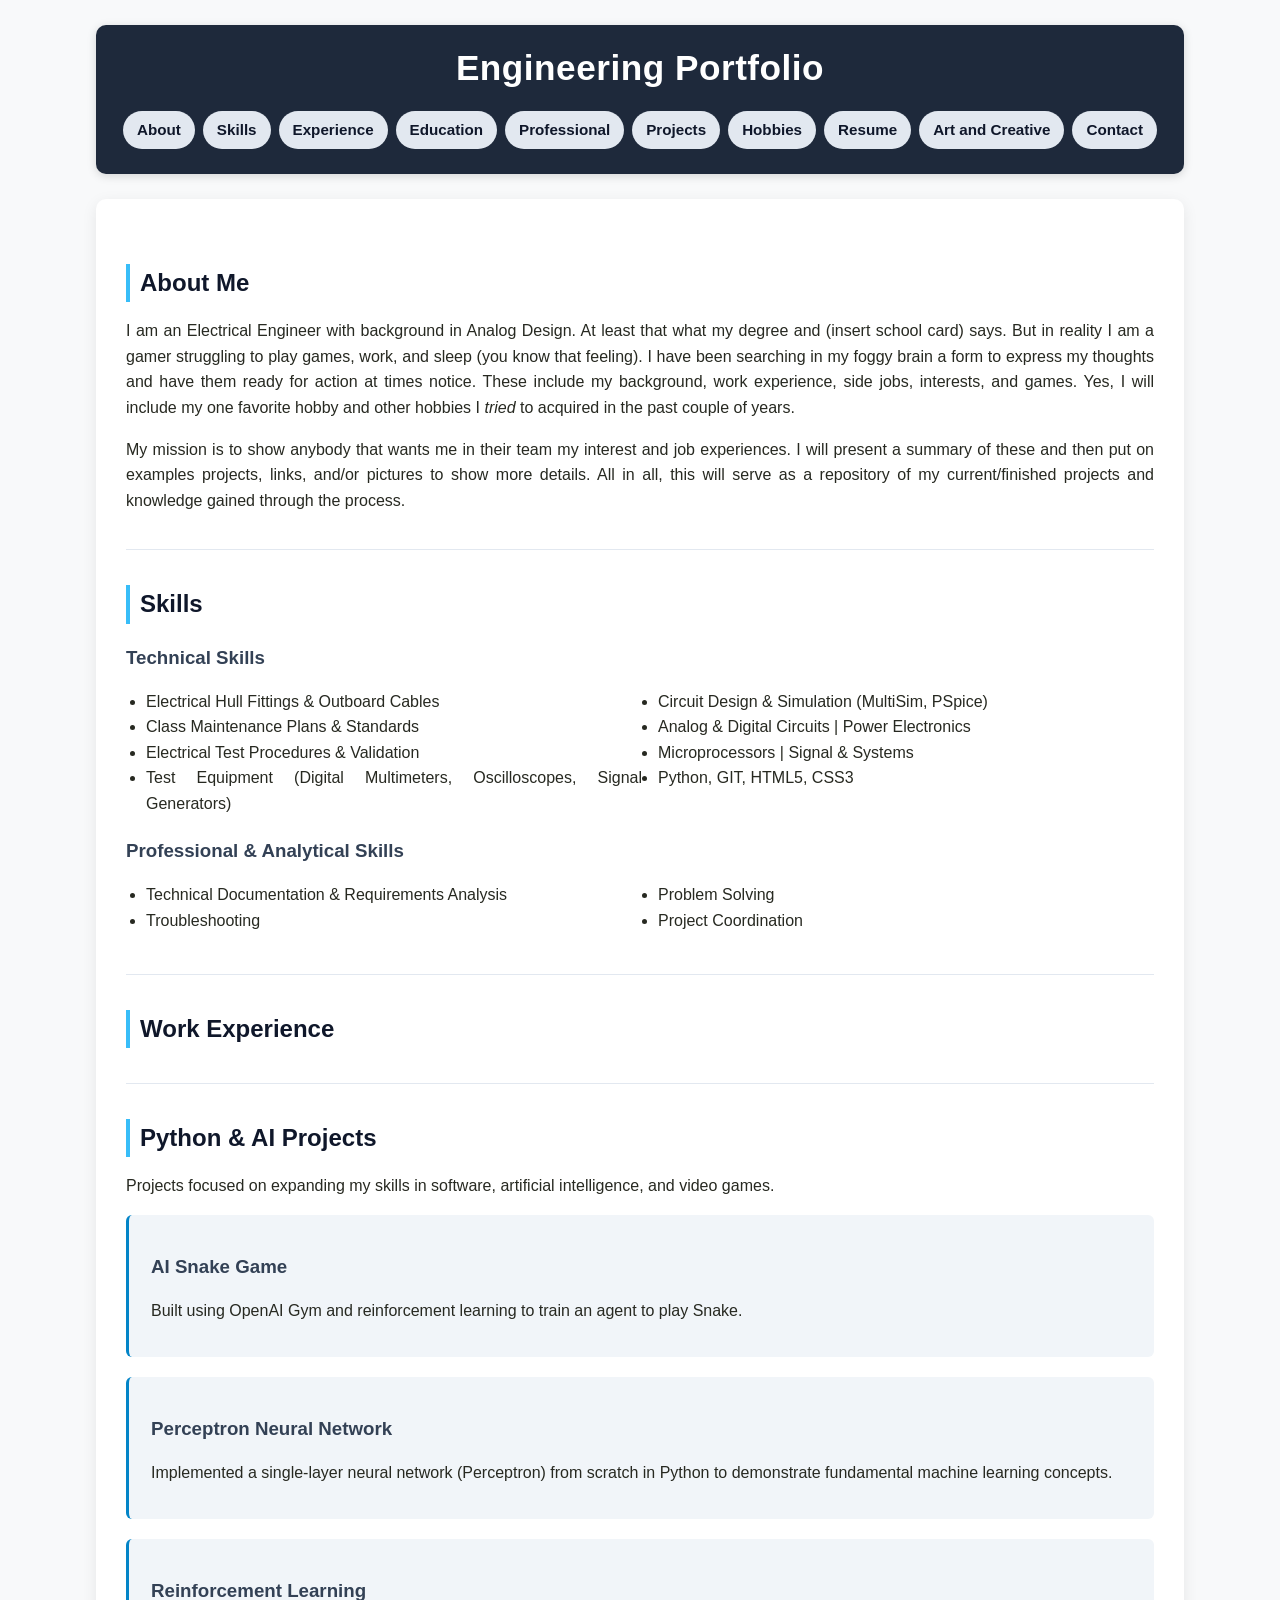
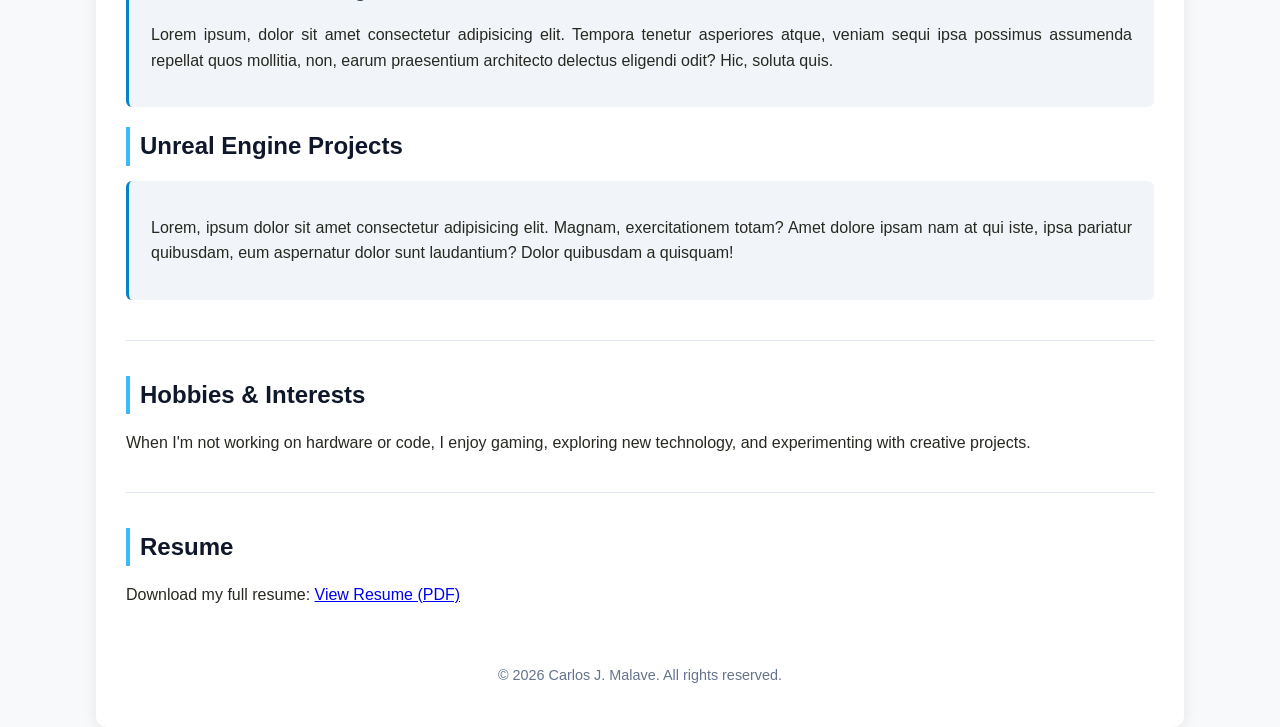
<file: index.html>
<!DOCTYPE html>
<html lang="en">

<head>
    <meta charset="UTF-8">
    <meta name="viewport" content="width=device-width, initial-scale=1.0">
    <link rel="stylesheet" type="text/css" media="screen" href="style.css">

    <title>Carlos J. Malave - Electrical Engineer</title>

</head>
<body>
    <!-- header info -->
    <header>
        <h1>Engineering Portfolio</h1>
        <nav>
            <ul>
                <li class="color-box"><a href="#about">     About       </a></li>
                <li class="color-box"><a href="#skills">    Skills      </a></li>
                <li class="color-box"><a href="#experience">Experience  </a></li>
                <li class="color-box"><a href="#education"> Education   </a></li>
                <li class="color-box"><a href="#professional">Professional      </a></li>
                <li class="color-box"><a href="#projects">  Projects    </a></li>
                <li class="color-box"><a href="#hobbies">   Hobbies     </a></li>
                <li class="color-box"><a href="#resume">    Resume      </a></li>
                <!-- External links -->
                <li class="color-box"><a href="art.html">   Art and Creative    </a></li>
                <li class="color-box"><a href="contact.html">   Contact     </a></li>
            </ul>
        </nav>
    </header>
    <!-- header info ends -->
    
    <div class="container"> <!-- container, covers all the page -->
         <main>
            <!-- About Section -->
            <section id="about">
                <h2>About Me</h2>
                <!-- Brief introduction. Background, skill, and interests -->
                <p>
                    I am an Electrical Engineer with background in Analog Design. At least that what my degree and (insert school card) says. But in reality I am a gamer struggling to play games, work, and sleep (you  know that feeling). I have been searching in my foggy brain a form to express my thoughts and have them ready for action at times notice. These include my background, work experience, side jobs, interests, and games. Yes, I will include my one favorite hobby and other hobbies I <em>tried</em> to acquired in the past couple of years.
                </p>
                <p>
                    My mission is to show anybody that wants me in their  team my interest and job experiences. I will present a summary of these and then put on examples projects, links, and/or pictures to show more details. All in all, this will serve as a repository of my current/finished projects and knowledge gained through the process.
                </p>
            </section>
            <!-- Bio Section -->
            <section id="bio" hidden>
                <h2>Bio</h2>
                <p>Lorem ipsum dolor sit amet consectetur adipisicing elit. Sit, ut in. Provident dolores odit deleniti! Impedit eaque veritatis maxime odit in autem exercitationem sequi dolores, pariatur corrupti facere voluptate eveniet.</p>

            </section>

            <!-- Skills Section -->
            <section id="skills">
                <h2>Skills</h2>
                <div class="skill-category">
                    <h3>Technical Skills</h3>
                    <ul>
                        <li>Electrical Hull Fittings & Outboard Cables</li>
                        <li>Class Maintenance Plans & Standards</li>
                        <li>Electrical Test Procedures & Validation</li>
                        <li>Test Equipment (Digital Multimeters, Oscilloscopes, Signal Generators)</li>
                        <li>Circuit Design & Simulation (MultiSim, PSpice)</li>
                        <li>Analog & Digital Circuits | Power Electronics</li>
                        <li>Microprocessors | Signal & Systems</li>
                        <li>Python, GIT, HTML5, CSS3</li>
                     </ul>
                </div>
                <div class="skill-category">
                    <h3>Professional & Analytical Skills</h3>
                    <ul>
                        <li>Technical Documentation & Requirements Analysis</li>
                        <li>Troubleshooting</li>
                        <li>Problem Solving</li>
                        <li>Project Coordination</li>
                    </ul>
                </div>
            </section>

            <section id="experience">
                <h2>Work Experience</h2>

            </section>

            <section id="projects">
                <h2>Python & AI Projects</h2>
                <p>Projects focused on expanding my skills in software, artificial intelligence, and video games.</p>
                <div class="project">
                    <h3>AI Snake Game</h3>
                    <!-- add image -->
                     <p>Built using OpenAI Gym and reinforcement learning to train an agent to play Snake.</p>
                </div>
                <div class="project">
                    <h3>Perceptron Neural Network</h3>
                    <!-- add image -->
                     <p>Implemented a single-layer neural network (Perceptron) from scratch in Python to demonstrate fundamental machine learning concepts.</p>
                </div>
                <div class="project">
                    <h3>Reinforcement Learning</h3>
                    <!-- add image or gif -->
                     <p>Lorem ipsum, dolor sit amet consectetur adipisicing elit. Tempora tenetur asperiores atque, veniam sequi ipsa possimus assumenda repellat quos mollitia, non, earum praesentium architecto delectus eligendi odit? Hic, soluta quis.</p>
                </div>
                <h2>Unreal Engine Projects</h2>
                <div class="project">
                    <p>Lorem, ipsum dolor sit amet consectetur adipisicing elit. Magnam, exercitationem totam? Amet dolore ipsam nam at qui iste, ipsa pariatur quibusdam, eum aspernatur dolor sunt laudantium? Dolor quibusdam a quisquam!</p>
                </div>
                <!-- add more proj -->
            </section>

            <!-- Hobbies section -->
            <section id="hobbies">
                <h2>Hobbies & Interests</h2>
                <p>When I'm not working on hardware or code, I enjoy gaming, exploring new technology, and experimenting with creative projects.</p>
            </section>

            <!-- Resume Section -->
            <section id="resume">
                <h2>Resume</h2>
                <p>Download my full resume: <a href="files/Carlos J. Malave Resume.pdf" target="_blank" rel="noopener noreferrer">View Resume (PDF)</a></p> <!-- Do not use leading "/" -->
            </section>
         </main>

         <footer>
            &copy; 2026 Carlos J. Malave. All rights reserved.
         </footer>

    </div> <!-- container ends -->

    <script src="script.js"></script>
</body>
</html>
</file>
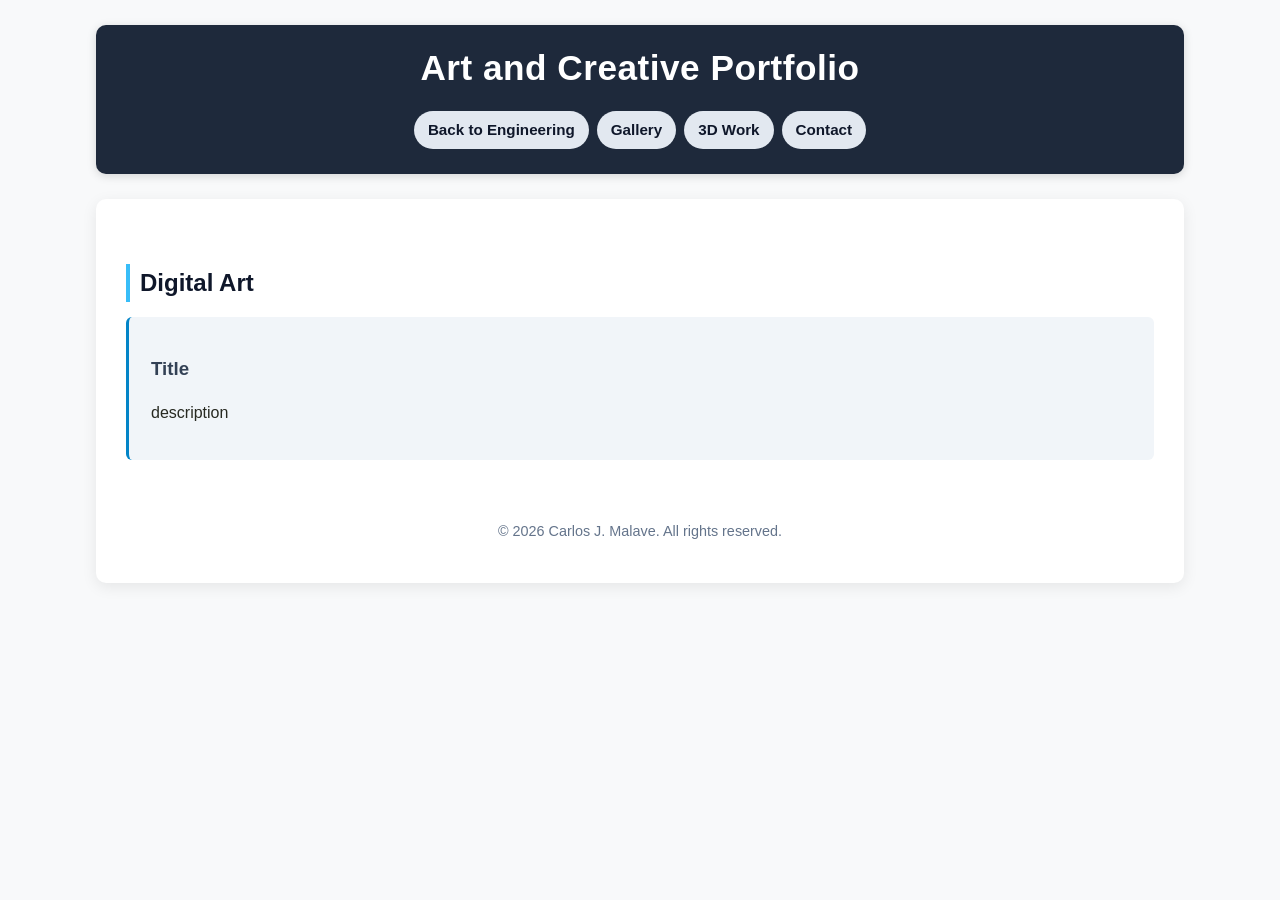
<file: art.html>
<!DOCTYPE html>
<html lang="en">

<head>
    <meta charset="UTF-8">
    <meta name="viewport" content="width=device-width, initial-scale=1.0">
    <title>Carlos J. Malave - Art and Creative Work</title>
    <link rel="stylesheet" type="text/css" media="screen" href="style.css">

</head>
<body>
    <!-- header info -->
    <header>
        <h1>Art and Creative Portfolio</h1>
        <nav>
            <ul>
                <li class="color-box"><a href="index.html"> Back to Engineering</a></li>
                <li class="color-box"><a href="#gallery">   Gallery </a></li>
                <li class="color-box"><a href="#3d-work">   3D Work </a></li>
                <li class="color-box"><a href="contact.html">   Contact     </a></li>
                <!-- <li class="color-box"><a href="#about">     About       </a></li>
                <li class="color-box"><a href="#skills">    Skills      </a></li>
                <li class="color-box"><a href="#experience">Experience  </a></li>
                <li class="color-box"><a href="#Education"> Education   </a></li>
                <li class="color-box"><a href="#professional">Professional </a></li>
                <li class="color-box"><a href="#projects">  Projects    </a></li>
                <li class="color-box"><a href="#hobbies">   Hobbies     </a></li>
                <li class="color-box"><a href="#resume">    Resume      </a></li> -->
            </ul>
        </nav>
    </header>
    <!-- header info ends -->
    
    <div class="container"> <!-- container, covers all the page -->
         <main>
            <section id="gallery">
                <h2>Digital Art</h2>
                <div class="project">
                    <h3>Title</h3>
                    <p>description</p>
                </div>
            </section>

         </main>
         <footer>
            &copy; 2026 Carlos J. Malave. All rights reserved.
         </footer>
    </div> <!-- container ends -->

    <!-- not used -->
    <script src="script.js"></script>
</body>
</html>
</file>
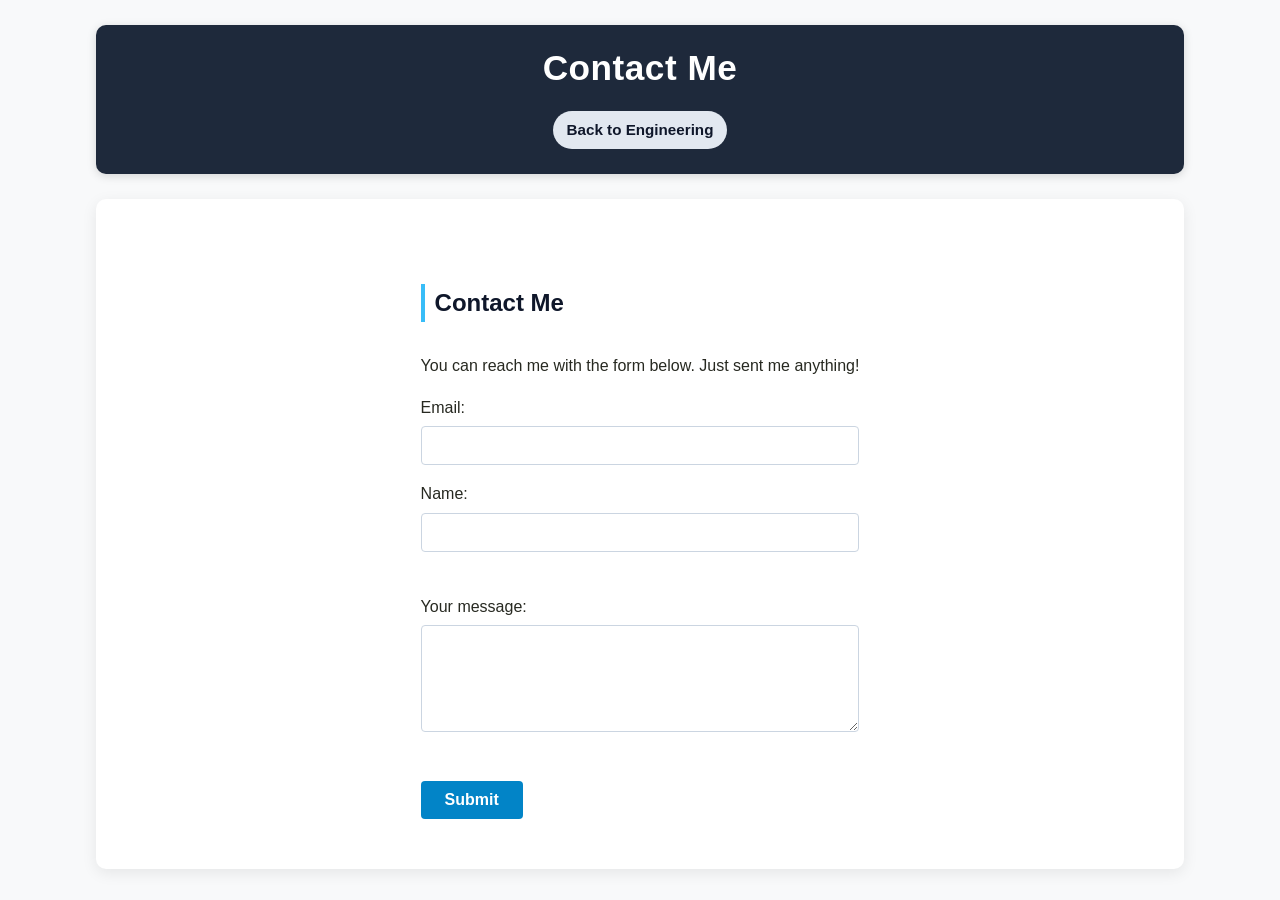
<file: contact.html>
<!DOCTYPE html>
<html lang="en">

<head>
    <meta charset="UTF-8">
    <meta name="viewport" content="width=device-width, initial-scale=1.0">
    <link rel="stylesheet" type="text/css" media="screen" href="style.css">
    
    <title>Carlos J. Malave - Electrical Engineer</title>

</head>

<body>
    <header>
        <h1>Contact Me</h1>
        <nav>
            <ul>
                <li class="color-box"><a href="index.html"> Back to Engineering</a></li>

            </ul>

        </nav>
    </header>

    <div class="container">
        <main>
            <section id="contact">
                <h2>Contact Me</h2>
                <p>You can reach me with the form below. Just sent me anything!</p>
                <!-- add a contact form -->
                <form action="https://formsubmit.co/el/libeje" method="POST" enctype="multipart/form-data">
                    <input type="hidden" name="_captcha" value="false">
                    <label for="email">Email:</label><br>
                    <input type="email" id="email" name="email" required><br>
                    <label for="name">Name:</label><br>
                    <input type="text" id="name" name="name" required><br><br>
                    <label for="message">Your message:</label><br>
                    <textarea id="message" name="message" rows ="5" cols ="22" required></textarea><br><br>
                    <button type="submit">Submit</button>
                </form>
            </section>

        </main>
    </div>
</body>


<script src="script.js"></script>
</file>
<file: style.css>
/* General Reset & Base Styles */
* {
    box-sizing: border-box;
}

html {
    scroll-behavior: smooth;
}

section {
    scroll-margin-top: 185px;
}

body {
    font-family: 'Segoe UI', Tahoma, Geneva, Verdana, sans-serif;
    margin: 0;
    padding: 0;
    background-color: #f8f9fa;
    color: #272921;
    line-height: 1.6;
    /* Fade-in setup */
    opacity: 0;
    transition: opacity 0.4s ease-in-out;
}

/* Class added when page is ready */
body.page-loaded {
    opacity: 1;
}

/* Class added when leaving page */
body.page-fading-out {
    opacity: 0;
}

/* Page Container */
.container {
    width: 85%;
    max-width: 1100px;
    margin: 0px auto;
    padding: 30px;
    background-color: #ffffff;
    box-shadow: 0 4px 15px rgba(0, 0, 0, 0.08);
    border-radius: 10px;
    text-align: justify;
}

/* Header & Navigation */
header {
    /* Sticky behavior */
    position: sticky;
    top: 0;
    z-index: 1000; 

    /* Visuals */
    width: 85%;
    max-width: 1100px;
    margin: 25px auto;
    text-align: center;
    padding: 25px 20px;
    padding-top: 15px;
    background-color: #1e293b;
    color: #ffffff;
    border-radius: 10px;
    box-shadow: 0 2px 10px rgba(0, 0, 0, 0.15);
}

header h1 {
    margin: 0 0 15px 0;
    font-size: 2.2rem;
    letter-spacing: 0.5px;
}

nav ul {
    list-style: none;
    padding: 0;
    margin: 0;
    display: flex;
    flex-wrap: wrap;
    justify-content: center;
    gap: 8px;
}

nav ul li {
    display: inline-block;
}

/* Styled Navigation Pills */
.color-box {
    background-color: #e2e8f0;
    border-radius: 20px;
    padding: 6px 14px;
    transition: background-color 0.3s ease, transform 0.2s ease;
}

.color-box:hover {
    background-color: #38bdf8;
    transform: translateY(-2px);
}

.color-box a {
    text-decoration: none;
    color: #0f172a;
    font-weight: 600;
    font-size: 0.95rem;
}

.color-box:hover a {
    color: #ffffff;
}

/* Content Sections */
section {
    margin-top: 35px;
    padding-bottom: 20px;
    border-bottom: 1px solid #e2e8f0;
}

section:last-of-type {
    border-bottom: none;
}

h2 {
    color: #0f172a;
    border-left: 4px solid #38bdf8;
    padding-left: 10px;
    margin-bottom: 15px;
}

h3 {
    color: #334155;
    margin-bottom: 8px;
}

/* Skills Layout */
.skill-category {
    margin-bottom: 20px;
}

.skill-category ul {
    columns: 2;
    -webkit-columns: 2;
    -moz-columns: 2;
    padding-left: 20px;
}

/* Projects Cards */
.project {
    background: #f1f5f9;
    padding: 18px 22px;
    border-radius: 6px;
    margin-bottom: 20px;
    border-left: 3px solid #0284c7;
}

.project img {
    max-width: 100%;
    height: auto;
    border-radius: 4px;
    margin-top: 10px;
}

/* Contact Form Styling */
#contact {
    display: grid;
    justify-content: center;
}

form {
    max-width: 600px;
}

input[type="text"],
input[type="email"],
textarea {
    width: 100%;
    padding: 10px 12px;
    margin-top: 6px;
    margin-bottom: 16px;
    border: 1px solid #cbd5e1;
    border-radius: 4px;
    font-family: inherit;
    font-size: 0.95rem;
}

input[type="text"]:focus,
input[type="email"]:focus,
textarea:focus {
    outline: none;
    border-color: #0284c7;
    box-shadow: 0 0 0 3px rgba(2, 132, 199, 0.15);
}

button[type="submit"] {
    background-color: #0284c7;
    color: #ffffff;
    border: none;
    padding: 10px 24px;
    font-size: 1rem;
    font-weight: 600;
    border-radius: 4px;
    cursor: pointer;
    transition: background-color 0.2s ease;
}

button[type="submit"]:hover {
    background-color: #0369a1;
}

/* Footer */
footer {
    text-align: center;
    padding: 20px 0 10px 0;
    color: #64748b;
    font-size: 0.9rem;
}
</file>
